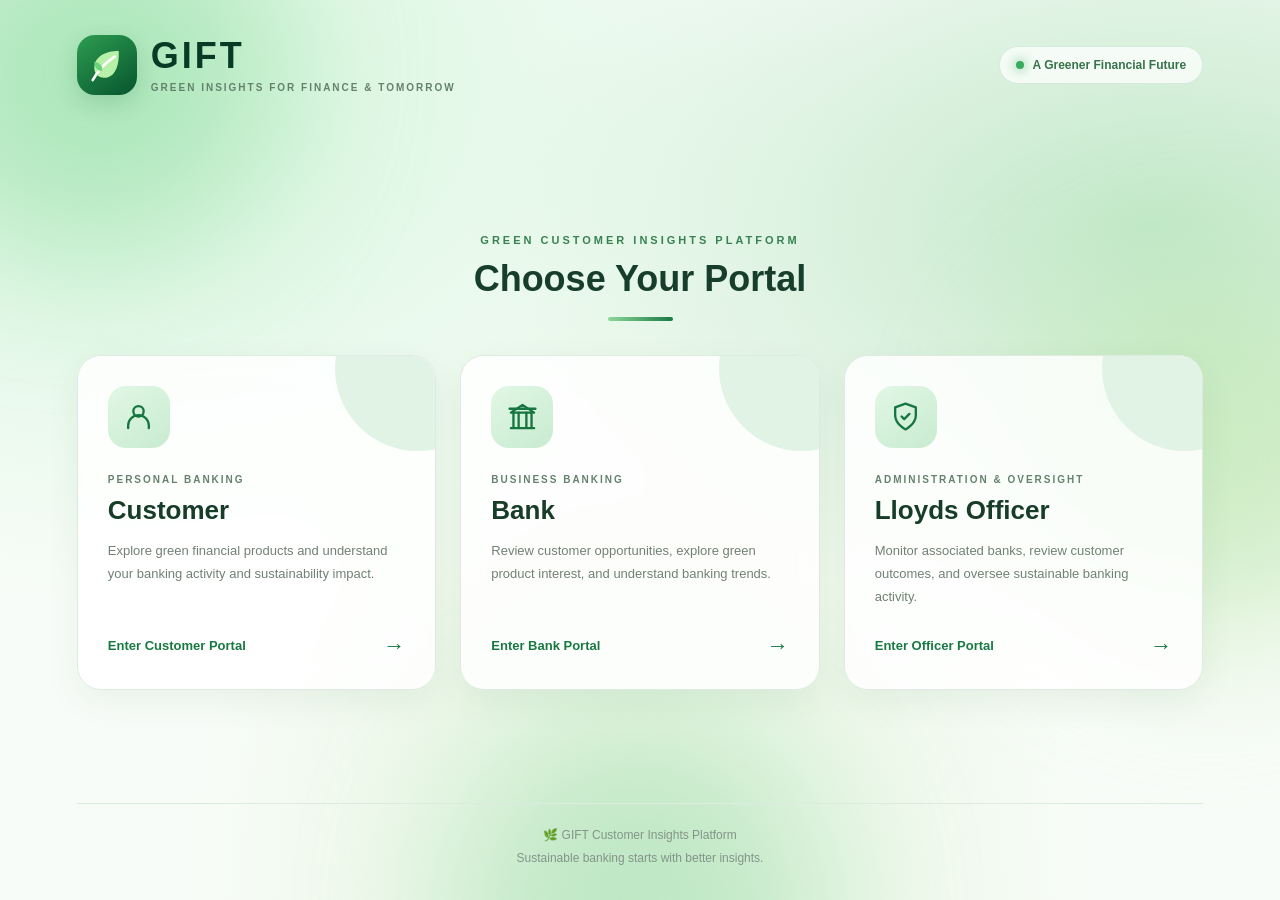
<file: frontend/index.html>
<!DOCTYPE html>

<html lang="en">

<head>

  <meta charset="UTF-8">

  <meta name="viewport" content="width=device-width, initial-scale=1.0">

  <title>GIFT | Green Customer Insights Platform</title>



  <style>

    * {

      margin: 0;

      padding: 0;

      box-sizing: border-box;

    }



    :root {

      --dark-green: #073b26;

      --green: #167743;

      --light-green: #b7f0a8;

      --text: #173d29;

    }



    body {

      min-height: 100vh;

      font-family: "Segoe UI", Arial, sans-serif;

      color: var(--text);

      background: #f4fbf5;

      overflow-x: hidden;

    }



    /* Animated background */

    .background {

      position: fixed;

      inset: 0;

      z-index: -1;

      overflow: hidden;

      background:

        radial-gradient(ellipse at 10% 10%, #d5f6dc, transparent 45%),

        radial-gradient(ellipse at 90% 25%, #c2e8c9, transparent 42%),

        radial-gradient(ellipse at 50% 100%, #e1f4d9, transparent 50%),

        #f8fcf8;

    }



    .glow {

      position: absolute;

      width: 380px;

      height: 380px;

      border-radius: 50%;

      filter: blur(75px);

      opacity: 0.5;

      animation: glowMove 12s ease-in-out infinite alternate;

    }



    .glow-one {

      top: -120px;

      left: -100px;

      background: #87d99a;

    }



    .glow-two {

      right: -120px;

      top: 30%;

      background: #b8e5a5;

      animation-delay: -4s;

    }



    .glow-three {

      bottom: -200px;

      left: 35%;

      background: #9ddbb0;

      animation-delay: -8s;

    }



    .leaf {

      position: absolute;

      top: -50px;

      color: #368d4e;

      opacity: 0.35;

      font-size: 27px;

      animation: floatLeaf linear infinite;

      user-select: none;

    }



    .leaf:nth-of-type(1) {

      left: 8%;

      animation-duration: 17s;

    }



    .leaf:nth-of-type(2) {

      left: 22%;

      animation-duration: 22s;

      animation-delay: -7s;

    }



    .leaf:nth-of-type(3) {

      left: 42%;

      animation-duration: 19s;

      animation-delay: -4s;

    }



    .leaf:nth-of-type(4) {

      left: 63%;

      animation-duration: 24s;

      animation-delay: -12s;

    }



    .leaf:nth-of-type(5) {

      left: 80%;

      animation-duration: 18s;

      animation-delay: -6s;

    }



    .leaf:nth-of-type(6) {

      left: 94%;

      animation-duration: 21s;

      animation-delay: -10s;

    }



    @keyframes floatLeaf {

      0% {

        transform: translateY(0) rotate(0deg);

      }

      100% {

        transform: translateY(115vh) rotate(360deg);

      }

    }



    @keyframes glowMove {

      from {

        transform: translate(0, 0) scale(1);

      }

      to {

        transform: translate(70px, 45px) scale(1.25);

      }

    }



    @keyframes fadeDown {

      from {

        opacity: 0;

        transform: translateY(-18px);

      }

      to {

        opacity: 1;

        transform: translateY(0);

      }

    }



    @keyframes fadeUp {

      from {

        opacity: 0;

        transform: translateY(25px);

      }

      to {

        opacity: 1;

        transform: translateY(0);

      }

    }



    /* Main layout */

    .page {

      width: 100%;

      max-width: 1400px;

      min-height: 100vh;

      margin: auto;

      padding: 35px 6% 30px;

      display: flex;

      flex-direction: column;

    }



    /* GIFT logo and branding */

    .navbar {

      display: flex;

      align-items: center;

      justify-content: space-between;

      gap: 20px;

      animation: fadeDown 0.8s ease both;

    }



    .brand {

      display: flex;

      align-items: center;

      gap: 14px;

    }



    .logo {

      width: 60px;

      height: 60px;

      display: grid;

      place-items: center;

      border-radius: 18px;

      background: linear-gradient(145deg, #2c9d50, #07542e);

      box-shadow: 0 8px 22px #176c3930;

    }



    .logo svg {

      width: 39px;

      height: 39px;

    }



    .brand-name {

      color: var(--dark-green);

      font-size: 36px;

      line-height: 1;

      letter-spacing: 3px;

      font-weight: 900;

    }



    .brand-subtitle {

      margin-top: 8px;

      color: #64816c;

      font-size: 10px;

      letter-spacing: 2px;

      font-weight: 700;

    }



    .status {

      display: flex;

      align-items: center;

      gap: 9px;

      padding: 11px 16px;

      border: 1px solid #d8eadb;

      border-radius: 30px;

      background: #ffffffb8;

      color: #37734a;

      font-size: 12px;

      font-weight: 700;

      backdrop-filter: blur(10px);

    }



    .status-dot {

      width: 8px;

      height: 8px;

      border-radius: 50%;

      background: #35ad5c;

      box-shadow: 0 0 12px #35ad5c;

      animation: pulse 2s infinite;

    }



    @keyframes pulse {

      50% {

        box-shadow: 0 0 18px 5px #35ad5c40;

      }

    }



    /* Portal selection */

    .portals {

      width: 100%;

      margin: auto 0;

      padding: 75px 0 50px;

      animation: fadeUp 1s ease both;

    }



    .section-heading {

      margin-bottom: 34px;

      text-align: center;

    }



    .section-heading .eyebrow {

      margin-bottom: 12px;

      color: #388252;

      font-size: 11px;

      font-weight: 800;

      letter-spacing: 3px;

    }



    .section-heading h2 {

      color: #173e2a;

      font-size: clamp(27px, 3vw, 36px);

      font-weight: 800;

    }



    .section-heading .underline {

      width: 65px;

      height: 4px;

      margin: 17px auto 0;

      border-radius: 10px;

      background: linear-gradient(90deg, #8dd89a, #197943);

    }



    .portal-grid {

      display: grid;

      grid-template-columns: repeat(3, minmax(0, 1fr));

      gap: 24px;

    }



    .portal-card {

      position: relative;

      min-height: 300px;

      display: flex;

      flex-direction: column;

      padding: 30px;

      overflow: hidden;

      border: 1px solid #deebe0;

      border-radius: 24px;

      background: #ffffffd9;

      color: inherit;

      text-decoration: none;

      box-shadow: 0 12px 35px #174d2410;

      backdrop-filter: blur(15px);

      transition:

        transform 0.35s ease,

        box-shadow 0.35s ease,

        border-color 0.35s ease;

    }



    .portal-card::before {

      content: "";

      position: absolute;

      width: 165px;

      height: 165px;

      top: -70px;

      right: -65px;

      border-radius: 50%;

      background: #e1f3e4;

      transition: transform 0.45s ease;

    }



    .portal-card:hover {

      transform: translateY(-9px);

      border-color: #a6dcb1;

      box-shadow: 0 24px 45px #174d2420;

    }



    .portal-card:hover::before {

      transform: scale(1.5);

    }



    .portal-icon {

      position: relative;

      z-index: 1;

      width: 62px;

      height: 62px;

      display: grid;

      place-items: center;

      margin-bottom: 26px;

      border-radius: 18px;

      background: linear-gradient(145deg, #e1f7e5, #c8ebd0);

      color: #167541;

      transition: transform 0.35s ease;

    }



    .portal-card:hover .portal-icon {

      transform: rotate(-5deg) scale(1.08);

    }



    .portal-icon svg {

      width: 31px;

      height: 31px;

    }



    .portal-label {

      position: relative;

      margin-bottom: 10px;

      color: #64826d;

      font-size: 10px;

      font-weight: 800;

      letter-spacing: 2px;

    }



    .portal-card h3 {

      position: relative;

      margin-bottom: 13px;

      color: #173d29;

      font-size: 26px;

    }



    .portal-card p {

      position: relative;

      color: #718175;

      font-size: 13px;

      line-height: 1.8;

    }



    .portal-link {

      position: relative;

      display: flex;

      align-items: center;

      justify-content: space-between;

      gap: 10px;

      margin-top: auto;

      padding-top: 24px;

      color: #197844;

      font-size: 13px;

      font-weight: 800;

    }



    .arrow {

      font-size: 22px;

      transition: transform 0.3s ease;

    }



    .portal-card:hover .arrow {

      transform: translateX(6px);

    }



    /* Footer */

    .footer {

      padding-top: 20px;

      border-top: 1px solid #dcebdd;

      text-align: center;

      color: #829587;

      font-size: 12px;

      line-height: 1.9;

    }



    .footer span {

      color: #368451;

    }



    @media (max-width: 900px) {

      .page {

        padding: 25px 5% 25px;

      }



      .portals {

        padding: 65px 0 40px;

      }



      .portal-grid {

        grid-template-columns: 1fr 1fr;

      }



      .portal-card:last-child {

        grid-column: 1 / -1;

      }

    }



    @media (max-width: 580px) {

      .page {

        padding: 20px 18px 25px;

      }



      .brand {

        gap: 10px;

      }



      .brand-name {

        font-size: 28px;

      }



      .brand-subtitle {

        max-width: 205px;

        font-size: 8px;

        letter-spacing: 1px;

        line-height: 1.5;

      }



      .logo {

        width: 48px;

        height: 48px;

        border-radius: 14px;

      }



      .status {

        display: none;

      }



      .portals {

        padding: 65px 0 35px;

      }



      .section-heading h2 {

        font-size: 27px;

      }



      .portal-grid {

        grid-template-columns: 1fr;

        gap: 17px;

      }



      .portal-card:last-child {

        grid-column: auto;

      }



      .portal-card {

        min-height: 255px;

        padding: 25px;

      }

    }



    @media (prefers-reduced-motion: reduce) {

      *,

      *::before,

      *::after {

        animation: none !important;

        transition: none !important;

      }

    }

  </style>

</head>



<body>

  <!-- Animated green background -->

  <div class="background" aria-hidden="true">

    <div class="glow glow-one"></div>

    <div class="glow glow-two"></div>

    <div class="glow glow-three"></div>



    <span class="leaf">🍃</span>

    <span class="leaf">🌿</span>

    <span class="leaf">🍃</span>

    <span class="leaf">🌱</span>

    <span class="leaf">🍃</span>

    <span class="leaf">🌿</span>

  </div>



  <main class="page">



    <!-- GIFT branding -->

    <header class="navbar">

      <div class="brand">

        <div class="logo" aria-label="GIFT leaf logo">

          <svg viewBox="0 0 48 48" fill="none" aria-hidden="true">

            <path

              d="M39 6C22 6 9 13 9 27c0 7 5 12 12 12C35 39 40 23 39 6Z"

              fill="#B7F0A8"

            />

            <path

              d="M7 42C14 29 22 21 34 13"

              stroke="#FFFFFF"

              stroke-width="3.2"

              stroke-linecap="round"

            />

            <path

              d="M19 28c-1-5-5-8-10-9 0 7 3 11 9 12"

              fill="#6BD17B"

            />

          </svg>

        </div>



        <div>

          <div class="brand-name">GIFT</div>

          <div class="brand-subtitle">

            GREEN INSIGHTS FOR FINANCE &amp; TOMORROW

          </div>

        </div>

      </div>



      <div class="status">

        <span class="status-dot"></span>

        A Greener Financial Future

      </div>

    </header>



    <!-- Role selection -->

    <section class="portals">

      <div class="section-heading">

        <p class="eyebrow">GREEN CUSTOMER INSIGHTS PLATFORM</p>

        <h2>Choose Your Portal</h2>

        <div class="underline"></div>

      </div>



      <div class="portal-grid">



        <!-- Customer -->

        <a href="customer-login.html" class="portal-card">

          <div class="portal-icon">

            <svg viewBox="0 0 24 24" fill="none"

              stroke="currentColor" stroke-width="1.8"

              stroke-linecap="round" stroke-linejoin="round">

              <circle cx="12" cy="8" r="4"></circle>

              <path d="M4 21v-2a8 8 0 0 1 16 0v2"></path>

            </svg>

          </div>



          <div class="portal-label">PERSONAL BANKING</div>

          <h3>Customer</h3>

          <p>

            Explore green financial products and understand your

            banking activity and sustainability impact.

          </p>



          <div class="portal-link">

            Enter Customer Portal

            <span class="arrow">→</span>

          </div>

        </a>



        <!-- Bank -->

        <a href="bank-login.html" class="portal-card">

          <div class="portal-icon">

            <svg viewBox="0 0 24 24" fill="none"

              stroke="currentColor" stroke-width="1.8"

              stroke-linecap="round" stroke-linejoin="round">

              <path d="M3 21h18M5 21V9m4 12V9m6 12V9m4 12V9"></path>

              <path d="M3 9h18L12 3 3 9Z"></path>

              <path d="M2 6h20"></path>

            </svg>

          </div>



          <div class="portal-label">BUSINESS BANKING</div>

          <h3>Bank</h3>

          <p>

            Review customer opportunities, explore green product

            interest, and understand banking trends.

          </p>



          <div class="portal-link">

            Enter Bank Portal

            <span class="arrow">→</span>

          </div>

        </a>



        <!-- Lloyds Officer -->

        <a href="officer-login.html" class="portal-card">

          <div class="portal-icon">

            <svg viewBox="0 0 24 24" fill="none"

              stroke="currentColor" stroke-width="1.8"

              stroke-linecap="round" stroke-linejoin="round">

              <path d="M12 22s8-4 8-11V5l-8-3-8 3v6c0 7 8 11 8 11Z"></path>

              <path d="m9 12 2 2 4-4"></path>

            </svg>

          </div>



          <div class="portal-label">ADMINISTRATION &amp; OVERSIGHT</div>

          <h3>Lloyds Officer</h3>

          <p>

            Monitor associated banks, review customer outcomes,

            and oversee sustainable banking activity.

          </p>



          <div class="portal-link">

            Enter Officer Portal

            <span class="arrow">→</span>

          </div>

        </a>



      </div>

    </section>



    <footer class="footer">

      <span>🌿</span>

      GIFT Customer Insights Platform

      <br>

      Sustainable banking starts with better insights.

    </footer>



  </main>

</body>

</html>
</file>
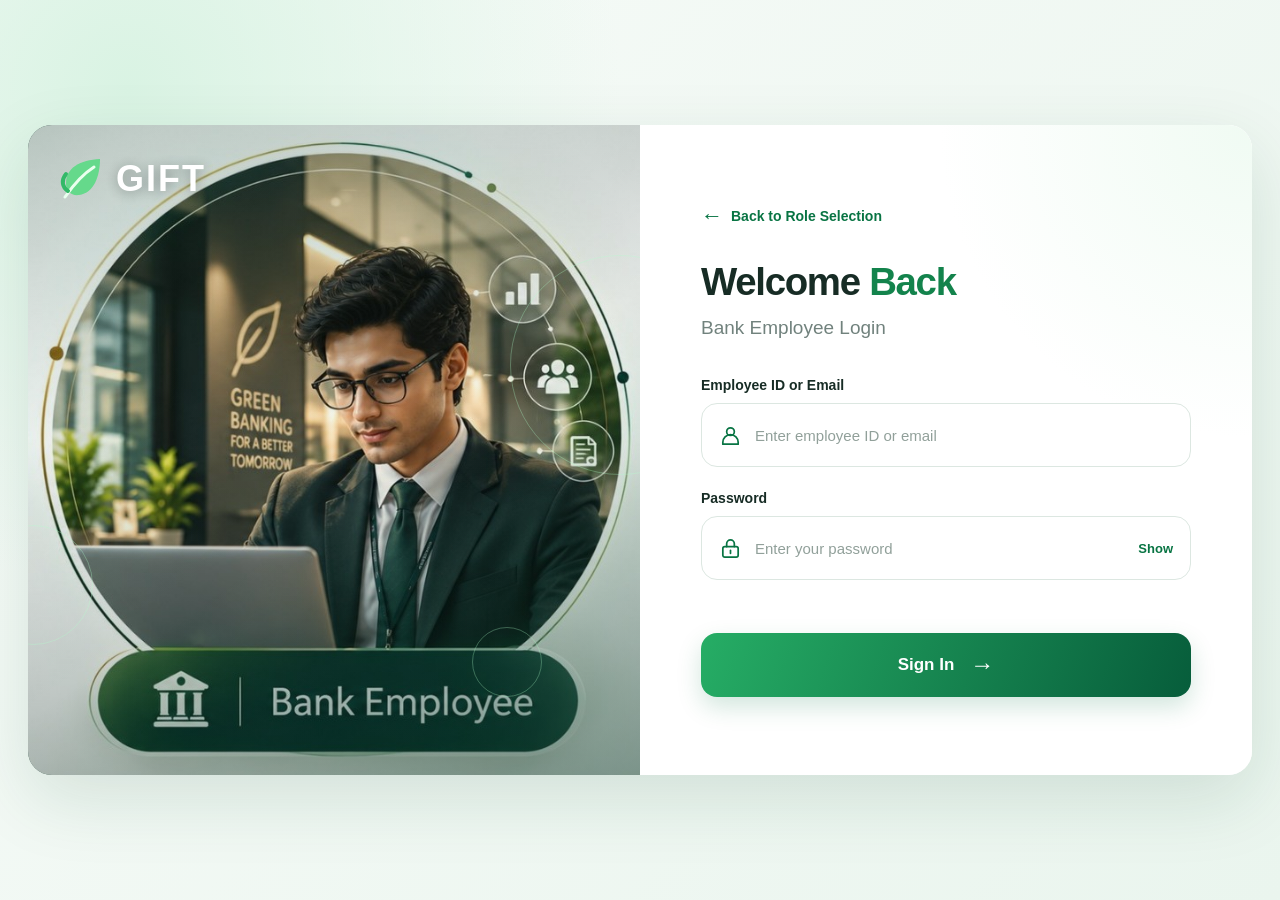
<file: frontend/bank-employee-login.html>
<!DOCTYPE html>
<html lang="en">
<head>
    <meta charset="UTF-8">
    <meta name="viewport" content="width=device-width, initial-scale=1.0">
    <title>GIFT | Bank Employee Login</title>
    <link rel="stylesheet" href="bank-employee-login.css">
</head>
<body>

    <main class="login-container">

        <!-- LEFT: GIFT BRAND AND EMPLOYEE IMAGE -->
        <section class="image-panel">

            <a class="brand" href="index.html" aria-label="GIFT home">
                <svg class="leaf-logo" viewBox="0 0 48 48"
                     xmlns="http://www.w3.org/2000/svg">
                    <path d="M42 4C22 5 8 13 8 28c0 8 5 13 13 12C36 38 42 21 42 4Z"
                          fill="#65d98b"/>
                    <path d="M7 42C16 29 25 19 36 12"
                          fill="none" stroke="#eaffef"
                          stroke-width="3" stroke-linecap="round"/>
                    <path d="M8 19C3 25 4 32 10 36"
                          fill="none" stroke="#32b968"
                          stroke-width="4" stroke-linecap="round"/>
                </svg>
                <span>GIFT</span>
            </a>

            <div class="image-overlay"></div>
            <div class="floating-circle circle-one"></div>
            <div class="floating-circle circle-two"></div>
            <div class="floating-circle circle-three"></div>

        </section>

        <!-- RIGHT: SIMPLE LOGIN FORM -->
        <section class="form-panel">

            <div class="login-form-wrapper">

                <a href="index.html" class="back-to-role">
                    <span aria-hidden="true">←</span>
                    Back to Role Selection
                </a>

                <header class="form-heading">
                    <h1>Welcome <span>Back</span></h1>
                    <p>Bank Employee Login</p>
                </header>

                <form id="loginForm" autocomplete="off">

                    <div class="input-group">
                        <label for="identifier">Employee ID or Email</label>

                        <div class="input-box">
                            <svg viewBox="0 0 24 24" aria-hidden="true">
                                <circle cx="12" cy="8" r="4"></circle>
                                <path d="M4 21v-2a8 8 0 0 1 16 0v2z"></path>
                            </svg>

                            <input
                                type="text"
                                id="identifier"
                                name="gift_employee_identifier"
                                placeholder="Enter employee ID or email"
                                autocomplete="off"
                                autocapitalize="none"
                                spellcheck="false"
                                required
                            >
                        </div>
                    </div>

                    <div class="input-group">
                        <label for="password">Password</label>

                        <div class="input-box">
                            <svg viewBox="0 0 24 24" aria-hidden="true">
                                <rect x="4" y="10" width="16"
                                      height="11" rx="2"></rect>
                                <path d="M8 10V7a4 4 0 0 1 8 0v3"></path>
                                <path d="M12 14v3"></path>
                            </svg>

                            <input
                                type="password"
                                id="password"
                                name="gift_employee_password"
                                placeholder="Enter your password"
                                autocomplete="new-password"
                                required
                            >

                            <button
                                type="button"
                                id="togglePassword"
                                class="show-password"
                                aria-label="Show password"
                            >Show</button>
                        </div>
                    </div>

                    <p id="loginMessage"
                       class="login-message"
                       role="status"
                       aria-live="polite"></p>

                    <button type="submit" id="loginButton"
                            class="login-button">
                        <span id="buttonText">Sign In</span>
                        <span class="arrow" aria-hidden="true">→</span>
                    </button>

                </form>
            </div>

        </section>
    </main>

    <script src="./js/bank-employee-login.js"></script>
</body>
</html>
</file>
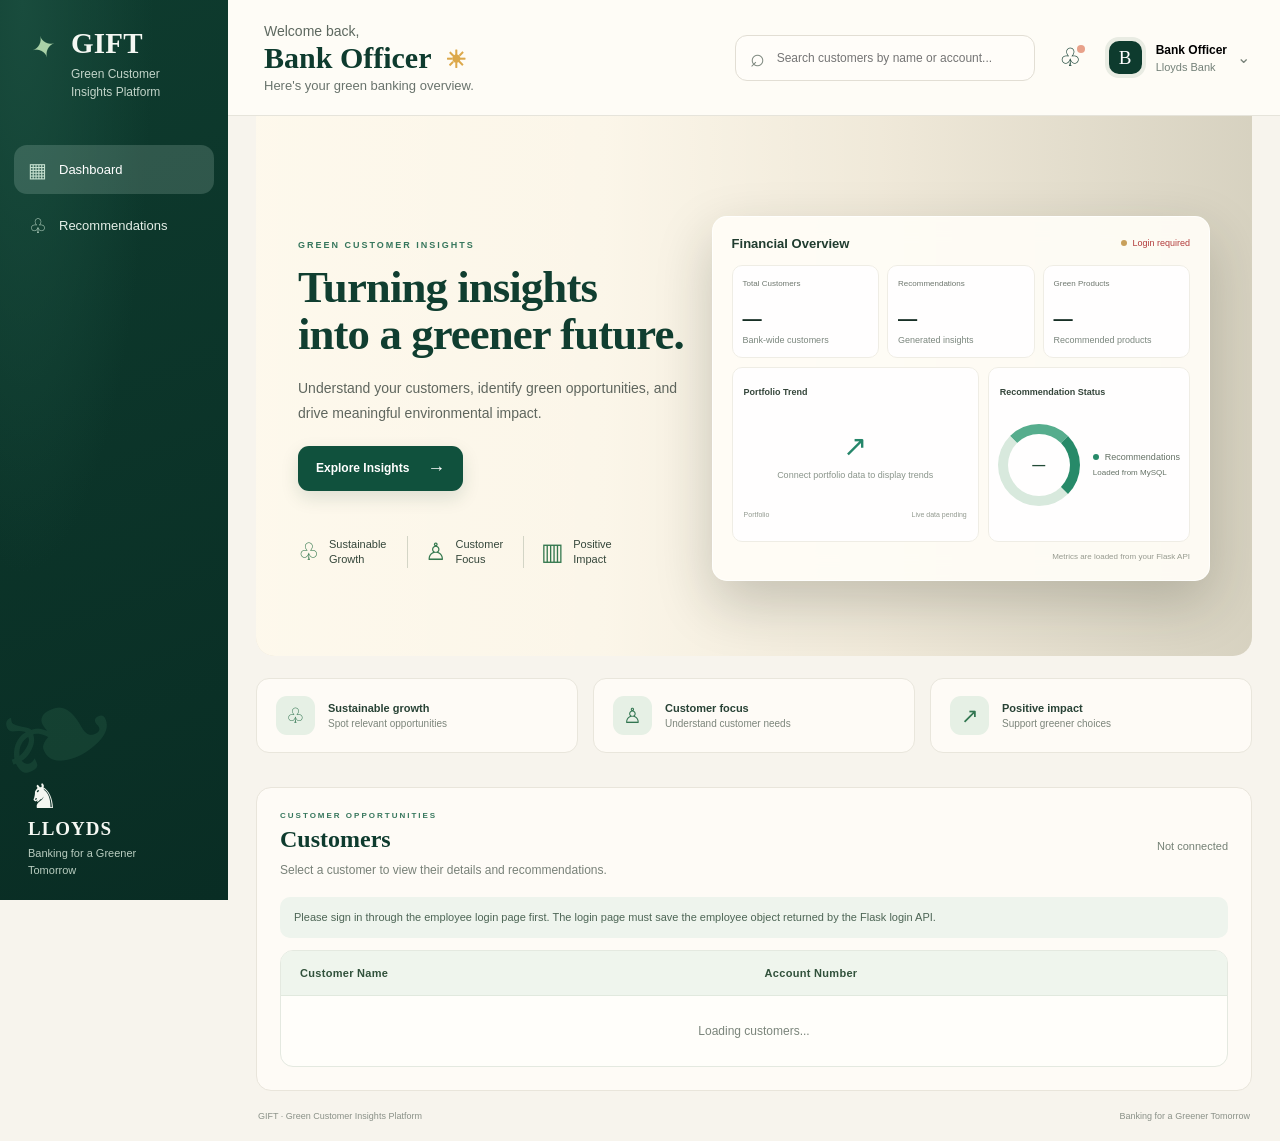
<file: frontend/employee-dashboard.html>
<!DOCTYPE html>
<html lang="en">
<head>
  <meta charset="UTF-8">
  <meta name="viewport" content="width=device-width, initial-scale=1.0">
  <meta name="theme-color" content="#0e3b2e">
  <title>GIFT | Employee Dashboard</title>
  <link rel="stylesheet" href="css/employee-dashboard.css">
</head>
<body>
  <div class="app-shell">
    <aside class="sidebar">
      <a class="brand" href="#dashboard" aria-label="GIFT home">
        <span class="brand-mark" aria-hidden="true">✦</span>
        <span><strong>GIFT</strong><small>Green Customer<br>Insights Platform</small></span>
      </a>

      <nav class="navigation" aria-label="Main navigation">
        <a class="nav-link active" href="#dashboard"><span class="nav-icon">▦</span> Dashboard</a>
        <a class="nav-link" href="#recommendations"><span class="nav-icon">♧</span> Recommendations</a>
      </nav>

      <div class="sidebar-bottom">
        <div class="leaf-decoration" aria-hidden="true">❧</div>
        <div class="lloyds-mark" aria-hidden="true">♞</div>
        <strong class="lloyds-name">LLOYDS</strong>
        <small>Banking for a Greener<br>Tomorrow</small>
      </div>
    </aside>

    <main class="main-area" id="dashboard">
      <header class="topbar">
        <div class="welcome">
          <span>Welcome back,</span>
          <h1 id="welcomeName">Bank Officer <span class="sun" aria-hidden="true">☀</span></h1>
          <p id="welcomeSubtitle">Here's your green banking overview.</p>
        </div>
        <div class="topbar-actions">
          <label class="search-box">
            <span aria-hidden="true">⌕</span>
            <input id="recommendationSearch" type="search" placeholder="Search customers by name or account..." aria-label="Search customers by name or account">
          </label>
          <button class="notification-button" type="button" aria-label="Notifications">♧<i></i></button>
          <button class="profile-button" type="button" aria-label="Bank officer profile">
            <span class="profile-avatar">B</span>
            <span class="profile-copy"><strong id="profileName">Bank Officer</strong><small id="profileBank">Lloyds Bank</small></span>
            <span class="chevron" aria-hidden="true">⌄</span>
          </button>
        </div>
      </header>

      <section class="hero" aria-labelledby="hero-title">
        <div class="hero-shade"></div>
        <div class="hero-copy">
          <span class="eyebrow">GREEN CUSTOMER INSIGHTS</span>
          <h2 id="hero-title">Turning insights<br>into a greener future.</h2>
          <p>Understand your customers, identify green opportunities, and drive meaningful environmental impact.</p>
          <a class="hero-button" href="#recommendations">Explore Insights <span aria-hidden="true">→</span></a>
          <div class="hero-highlights" aria-label="Platform focus areas">
            <div><span class="highlight-icon">♧</span><span>Sustainable<br>Growth</span></div>
            <div><span class="highlight-icon">♙</span><span>Customer<br>Focus</span></div>
            <div><span class="highlight-icon">▥</span><span>Positive<br>Impact</span></div>
          </div>
        </div>

        <div class="insight-preview" aria-label="Employee dashboard metrics">
          <div class="preview-heading"><span>Financial Overview</span><span class="live-dot"><i></i><span id="dataStatus">Connecting</span></span></div>
          <div class="preview-metrics">
            <article class="preview-metric"><span>Total Customers</span><strong id="totalCustomers">—</strong><small>Bank-wide customers</small></article>
            <article class="preview-metric"><span>Recommendations</span><strong id="totalRecommendations">—</strong><small>Generated insights</small></article>
            <article class="preview-metric"><span>Green Products</span><strong id="totalGreenProducts">—</strong><small>Recommended products</small></article>
          </div>
          <div class="preview-charts">
            <article class="chart-card">
              <strong>Portfolio Trend</strong>
              <div class="chart-placeholder">
                <span class="chart-empty-icon">↗</span>
                <span>Connect portfolio data to display trends</span>
              </div>
              <div class="chart-labels"><span>Portfolio</span><span>Live data pending</span></div>
            </article>
            <article class="chart-card distribution">
              <strong>Recommendation Status</strong>
              <div class="status-summary">
                <div class="status-ring"><span id="recommendationCountRing">—</span></div>
                <div class="status-legend"><span><i></i>Recommendations</span><small>Loaded from MySQL</small></div>
              </div>
            </article>
          </div>
          <p class="preview-note">Metrics are loaded from your Flask API</p>
        </div>
      </section>

      <section class="summary-strip" aria-label="Key focus areas">
        <article class="summary-item"><span class="summary-icon">♧</span><div><strong>Sustainable growth</strong><small>Spot relevant opportunities</small></div></article>
        <article class="summary-item"><span class="summary-icon">♙</span><div><strong>Customer focus</strong><small>Understand customer needs</small></div></article>
        <article class="summary-item"><span class="summary-icon">↗</span><div><strong>Positive impact</strong><small>Support greener choices</small></div></article>
      </section>

      <section class="recommendations-section" id="recommendations">
        <div class="section-heading">
          <div><span class="eyebrow dark-eyebrow">CUSTOMER OPPORTUNITIES</span><h2>Customers</h2><p class="section-subtitle">Select a customer to view their details and recommendations.</p></div>
          <span class="results-count" id="customerCount">Loading customers...</span>
        </div>
        <div class="recommendation-message" id="recommendationMessage" role="status">Connecting to your Flask backend...</div>
        <div class="customer-table-wrapper">
          <table class="customer-table">
            <thead><tr><th>Customer Name</th><th>Account Number</th></tr></thead>
            <tbody id="customerTableBody"><tr><td colspan="2" class="table-message">Loading customers...</td></tr></tbody>
          </table>
        </div>
        <section id="customerDetailsPanel" class="customer-details-panel" hidden aria-live="polite">
          <div class="customer-details-header">
            <div><span class="eyebrow dark-eyebrow">SELECTED CUSTOMER</span><h2 id="detailCustomerName">Customer Details</h2><p id="detailCustomerSubtitle">Customer profile and related recommendations</p></div>
            <button type="button" class="close-details-button" id="closeCustomerDetails">Close details ✕</button>
          </div>
          <div id="customerDetailsContent" class="customer-details-grid"></div>
          <div class="customer-recommendations-block"><h3>Green Recommendations</h3><div id="selectedCustomerRecommendations"></div></div>
        </section>
      </section>
      <footer class="page-footer"><span>GIFT · Green Customer Insights Platform</span><span>Banking for a Greener Tomorrow</span></footer>
    </main>
  </div>

  <script>
    /*
      GIFT employee dashboard API integration.
      Expected Flask routes:
        GET /api/employee/dashboard/<user_id>
        GET /api/employee/recommendations/<user_id>

      Your login page should store the employee object returned by
      POST /api/employee/login in sessionStorage under "employee"
      or "giftEmployee". This script also checks localStorage.
    */
    const API_BASE = "http://127.0.0.1:5000/api";

    const numberFormat = (value) => {
      const parsed = Number(value);
      return Number.isFinite(parsed) ? parsed.toLocaleString("en-IN") : "0";
    };

    function readSavedEmployee() {
      const keys = ["employee", "giftEmployee", "user", "giftUser"];
      for (const storage of [sessionStorage, localStorage]) {
        for (const key of keys) {
          const raw = storage.getItem(key);
          if (!raw) continue;
          try {
            const parsed = JSON.parse(raw);
            const employee = parsed.employee || parsed.user || parsed;
            if (employee && employee.user_id && (employee.role_id === 3 || employee.role_name || employee.role === "Employee" || employee.role === "Bank Officer" || key.toLowerCase().includes("employee"))) {
              return employee;
            }
            if (employee && employee.user_id) return employee;
          } catch (error) {
            // Ignore non-JSON session values and continue checking.
          }
        }
      }
      return null;
    }

    function setDataStatus(message, state) {
      const status = document.getElementById("dataStatus");
      status.textContent = message;
      status.dataset.state = state || "default";
    }

    function showRecommendationsMessage(message, isError = false) {
      const box = document.getElementById("recommendationMessage");
      box.textContent = message;
      box.classList.toggle("is-error", isError);
      box.hidden = false;
    }

    function safeText(value, fallback = "—") {
      if (value === null || value === undefined || value === "") return fallback;
      return String(value);
    }

    function firstAvailable(record, keys, fallback = "") {
      for (const key of keys) {
        if (record && record[key] !== null && record[key] !== undefined && String(record[key]).trim() !== "") return record[key];
      }
      return fallback;
    }

    function getCustomerKey(item) {
      return String(firstAvailable(item, ["customer_id", "customerId", "customer_ref", "customer_ref_id", "account_number", "account_no", "customer_name"], "unknown-customer"));
    }

    function getAccountNumber(item) {
      return firstAvailable(item, ["account_number", "account_no", "accountNumber", "account_num", "customer_account_number"], "Not provided by API");
    }

    let allRecommendations = [];
    let allCustomers = [];

    function buildCustomers(items) {
      const map = new Map();
      items.forEach((item) => {
        const key = getCustomerKey(item);
        if (!map.has(key)) {
          map.set(key, {
            key,
            name: firstAvailable(item, ["customer_name", "full_name", "name"], "Customer"),
            accountNumber: getAccountNumber(item),
            records: [],
            source: item
          });
        }
        const customer = map.get(key);
        customer.records.push(item);
        // Enrich the record if a later recommendation has more customer fields.
        if (customer.accountNumber === "Not provided by API") customer.accountNumber = getAccountNumber(item);
        if (customer.name === "Customer") customer.name = firstAvailable(item, ["customer_name", "full_name", "name"], "Customer");
      });
      return Array.from(map.values()).sort((a, b) => a.name.localeCompare(b.name));
    }

    function renderCustomers(items) {
      const tbody = document.getElementById("customerTableBody");
      const search = document.getElementById("recommendationSearch").value.trim().toLowerCase();
      tbody.replaceChildren();
      const filtered = items.filter((customer) => `${customer.name} ${customer.accountNumber}`.toLowerCase().includes(search));
      document.getElementById("customerCount").textContent = `${filtered.length} customer${filtered.length === 1 ? "" : "s"}`;

      if (!filtered.length) {
        const row = document.createElement("tr");
        const cell = document.createElement("td");
        cell.colSpan = 2;
        cell.className = "table-message";
        cell.textContent = items.length ? "No customers match your search." : "No customer records were returned by the recommendations API.";
        row.append(cell);
        tbody.append(row);
        return;
      }

      filtered.forEach((customer) => {
        const row = document.createElement("tr");
        row.className = "customer-row";
        row.tabIndex = 0;
        row.setAttribute("role", "button");
        row.setAttribute("aria-label", `View details for ${customer.name}`);
        const nameCell = document.createElement("td");
        const nameWrap = document.createElement("span");
        nameWrap.className = "customer-name-cell";
        nameWrap.textContent = customer.name;
        nameCell.append(nameWrap);
        const accountCell = document.createElement("td");
        accountCell.className = "account-number-cell";
        accountCell.textContent = maskAccountNumber(customer.accountNumber);
        const arrow = document.createElement("span");
        arrow.className = "row-arrow";
        arrow.textContent = "View details →";
        accountCell.append(document.createTextNode("  "), arrow);
        row.append(nameCell, accountCell);
        row.addEventListener("click", () => showCustomerDetails(customer));
        row.addEventListener("keydown", (event) => {
          if (event.key === "Enter" || event.key === " ") {
            event.preventDefault();
            showCustomerDetails(customer);
          }
        });
        tbody.append(row);
      });
    }

    function maskAccountNumber(value) {
      const raw = String(value || "");
      if (!raw || raw === "Not provided by API") return "Not available";
      const digits = raw.replace(/\s/g, "");
      if (digits.length <= 4) return `•••• ${digits}`;
      return `•••• ${digits.slice(-4)}`;
    }

    function addDetail(content, label, value) {
      const item = document.createElement("div");
      item.className = "customer-detail-item";
      const labelElement = document.createElement("span");
      labelElement.textContent = label;
      const valueElement = document.createElement("strong");
      valueElement.textContent = safeText(value, "Not available");
      item.append(labelElement, valueElement);
      content.append(item);
    }

  
  function formatPercentScore(value, scale) {
    if (value === null || value === undefined || value === "") return "Unavailable";
    const number = Number(value);
    if (!Number.isFinite(number)) return "Unavailable";
    const normalized = scale === "0-100" ? number : (number <= 1 ? number * 100 : number);
    return `${Math.max(0, Math.min(100, normalized)).toFixed(1)} / 100`;
  }

  function formatConfidence(value) {
    if (value === null || value === undefined || value === "") return "Unavailable (not supplied by the model)";
    const number = Number(value);
    if (!Number.isFinite(number)) return safeText(value, "Unavailable");
    return `${(number <= 1 ? number * 100 : number).toFixed(1)}%`;
  }

  function formatReasonCodes(value) {
    if (value === null || value === undefined || value === "") return "No supported reason codes returned";
    let reasons = value;
    if (typeof reasons === "string") {
      try { reasons = JSON.parse(reasons); } catch { return reasons; }
    }
    if (Array.isArray(reasons)) return reasons.length ? reasons.join(", ") : "No supported reason codes returned";
    if (typeof reasons === "object") return Object.entries(reasons).map(([key, val]) => `${key}: ${val}`).join("; ");
    return String(reasons);
  }

  function showCustomerDetails(customer) {
      const panel = document.getElementById("customerDetailsPanel");
      const content = document.getElementById("customerDetailsContent");
      const recommendations = document.getElementById("selectedCustomerRecommendations");
      const record = customer.source || {};
      content.replaceChildren();
      recommendations.replaceChildren();
      document.getElementById("detailCustomerName").textContent = customer.name;
      document.getElementById("detailCustomerSubtitle").textContent = `${customer.records.length} related recommendation${customer.records.length === 1 ? "" : "s"}`;

      addDetail(content, "Account number", customer.accountNumber);
      addDetail(content, "Email", firstAvailable(record, ["email", "customer_email", "email_address"]));
      addDetail(content, "Phone", firstAvailable(record, ["phone", "phone_number", "mobile", "mobile_number", "customer_phone"]));
      addDetail(content, "Customer ID", firstAvailable(record, ["customer_id", "customerId", "customer_ref", "customer_ref_id"]));
      addDetail(content, "City", firstAvailable(record, ["city", "customer_city"]));
      addDetail(content, "Customer segment", firstAvailable(record, ["segment", "customer_segment", "customer_type"]));

      if (!customer.records.length) {
        recommendations.textContent = "No recommendations are available for this customer.";
      } else {
        customer.records.forEach((item) => {
          const card = document.createElement("article");
          card.className = "selected-recommendation-card";
          const title = document.createElement("strong");
          title.textContent = safeText(item.product_name, "Green product opportunity");
          const predictionBox = document.createElement("div");
          predictionBox.className = "ai-prediction-box";
          const predictionHeading = document.createElement("strong");
          predictionHeading.className = "ai-prediction-heading";
          predictionHeading.textContent = "AI Prediction";
          const predictionText = document.createElement("p");
          predictionText.className = "ai-prediction-text";
          const prediction = item.ai_prediction && typeof item.ai_prediction === "object"
            ? item.ai_prediction
            : null;
          predictionText.textContent = prediction?.prediction
            || (prediction?.available === false ? "Prediction unavailable" : "No prediction label returned");
          predictionBox.append(predictionHeading, predictionText);

          const scoreLine = document.createElement("p");
          scoreLine.textContent = `Propensity score: ${formatPercentScore(prediction?.propensity_score, prediction?.score_scale)}`;
          const confidenceLine = document.createElement("p");
          confidenceLine.textContent = `Model confidence: ${formatConfidence(prediction?.confidence)}`;
          const reasonsLine = document.createElement("p");
          reasonsLine.textContent = `Reason codes: ${formatReasonCodes(prediction?.reason_codes)}`;
          const explanation = document.createElement("p");
          explanation.textContent = safeText(
            prediction?.explanation || item.ai_explanation,
            "No explanation is available for this recommendation."
          );
          const sourceLine = document.createElement("p");
          sourceLine.textContent = `Prediction source: ${safeText(prediction?.source, "not available")}`;
          const meta = document.createElement("div");
          meta.className = "recommendation-details";
          const status = document.createElement("span");
          status.textContent = `Status: ${safeText(item.recommendation_status, "Pending")}`;
          meta.append(status);
          card.append(title, predictionBox, scoreLine, confidenceLine, reasonsLine, explanation, sourceLine, meta);
          recommendations.append(card);
        });
      }

      panel.hidden = false;
      panel.scrollIntoView({ behavior: "smooth", block: "start" });
    }

    document.getElementById("closeCustomerDetails").addEventListener("click", () => {
      document.getElementById("customerDetailsPanel").hidden = true;
    });

    async function fetchJson(url) {
      const response = await fetch(url, { headers: { "Accept": "application/json" } });
      let body;
      try {
        body = await response.json();
      } catch (error) {
        throw new Error(`The server returned an invalid response (${response.status}).`);
      }
      if (!response.ok) {
        throw new Error(body.message || `Request failed (${response.status}).`);
      }
      return body;
    }

    async function loadEmployeeDashboard() {
      const employee = readSavedEmployee();

      if (!employee) {
        setDataStatus("Login required", "error");
        document.getElementById("totalCustomers").textContent = "—";
        document.getElementById("totalRecommendations").textContent = "—";
        document.getElementById("totalGreenProducts").textContent = "—";
        showRecommendationsMessage(
          "Please sign in through the employee login page first. The login page must save the employee object returned by the Flask login API."
        );
        document.getElementById("customerCount").textContent = "Not connected";
        return;
      }

      const userId = Number(employee.user_id);
      if (!Number.isInteger(userId) || userId <= 0) {
        setDataStatus("Invalid session", "error");
        showRecommendationsMessage("The saved employee session does not contain a valid user ID.", true);
        return;
      }

      const displayName = employee.full_name || employee.username || "Bank Officer";
      document.getElementById("welcomeName").replaceChildren(document.createTextNode(displayName + " "));
      const sun = document.createElement("span");
      sun.className = "sun";
      sun.setAttribute("aria-hidden", "true");
      sun.textContent = "☀";
      document.getElementById("welcomeName").append(sun);
      document.getElementById("profileName").textContent = displayName;
      document.getElementById("profileBank").textContent = employee.bank_name || "Lloyds Bank";

      setDataStatus("Loading...", "default");
      showRecommendationsMessage("Loading bank recommendations...");

      try {
        const [dashboardResult, recommendationResult] = await Promise.all([
          fetchJson(`${API_BASE}/employee/dashboard/${encodeURIComponent(userId)}`),
          fetchJson(`${API_BASE}/employee/recommendations/${encodeURIComponent(userId)}`)
        ]);

        if (dashboardResult.success === false) {
          throw new Error(dashboardResult.message || "Dashboard data could not be loaded.");
        }

        const dashboard = dashboardResult.dashboard || {};
        document.getElementById("totalCustomers").textContent = numberFormat(dashboard.total_customers);
        document.getElementById("totalRecommendations").textContent = numberFormat(dashboard.total_recommendations);
        document.getElementById("totalGreenProducts").textContent = numberFormat(dashboard.total_green_products);
        document.getElementById("recommendationCountRing").textContent = numberFormat(
          recommendationResult.total_recommendations ?? (recommendationResult.recommendations || []).length
        );

        const recommendations = Array.isArray(recommendationResult.recommendations)
          ? recommendationResult.recommendations
          : [];
        allRecommendations = recommendations;
        allCustomers = buildCustomers(recommendations);
        renderCustomers(allCustomers);
        setDataStatus("Live data", "success");

        if (dashboardResult.employee && dashboardResult.employee.bank_name) {
          document.getElementById("profileBank").textContent = dashboardResult.employee.bank_name;
        }
      } catch (error) {
        console.error("GIFT dashboard API error:", error);
        setDataStatus("API error", "error");
        showRecommendationsMessage(
          `${error.message} Check that Flask is running on port 5000, MySQL is connected, and the employee is authorized.`,
          true
        );
      }
    }

    document.getElementById("recommendationSearch").addEventListener("input", function () {
      renderCustomers(allCustomers);
    });

    document.querySelectorAll(".nav-link").forEach((link) => {
      link.addEventListener("click", () => {
        document.querySelectorAll(".nav-link").forEach((item) => item.classList.remove("active"));
        link.classList.add("active");
      });
    });

    loadEmployeeDashboard();
  </script>
</body>
</html>
</file>
<file: frontend/bank-employee-login.css>
* {
    margin: 0;
    padding: 0;
    box-sizing: border-box;
}

:root {
    --green: #087443;
    --dark-green: #064c32;
    --text: #172c25;
    --muted: #71827d;
}

body {
    min-height: 100vh;
    display: grid;
    place-items: center;
    padding: 28px;
    font-family: "Segoe UI", Arial, sans-serif;
    color: var(--text);
    background:
        radial-gradient(circle at 10% 10%, #d9f3e3, transparent 35%),
        linear-gradient(135deg, #f7fbf8, #eaf5ee);
}

.login-container {
    width: min(1450px, 100%);
    min-height: 650px;
    display: grid;
    grid-template-columns: 1fr 1fr;
    overflow: hidden;
    border-radius: 24px;
    background: #fff;
    box-shadow: 0 24px 70px rgba(15, 80, 49, .13);
    animation: pageEnter .7s ease both;
}

/* LEFT IMAGE */

.image-panel {
    position: relative;
    min-height: 650px;
    overflow: hidden;
    background-color: #103d2c;
    background-image:
        linear-gradient(
            180deg,
            rgba(3, 35, 22, .16),
            rgba(3, 35, 22, .02) 48%,
            rgba(3, 35, 22, .30)
        ),
        url("images/bank-employee.jpeg");
    background-size: cover;
    background-position: center;
}

.brand {
    position: absolute;
    top: 30px;
    left: 30px;
    z-index: 3;
    display: flex;
    align-items: center;
    gap: 10px;
    color: #fff;
    font-size: 36px;
    font-weight: 800;
    letter-spacing: 2px;
    text-decoration: none;
    text-shadow: 0 2px 12px rgba(0, 0, 0, .3);
}

.leaf-logo {
    width: 48px;
    height: 48px;
}

.image-overlay {
    position: absolute;
    inset: 0;
    pointer-events: none;
    background: linear-gradient(
        145deg,
        rgba(4, 77, 45, .12),
        transparent 55%,
        rgba(2, 61, 37, .30)
    );
}

.floating-circle {
    position: absolute;
    z-index: 1;
    border: 1px solid rgba(175, 255, 203, .3);
    border-radius: 50%;
    pointer-events: none;
    animation: float 7s ease-in-out infinite;
}

.circle-one {
    width: 220px;
    height: 220px;
    right: -90px;
    top: 20%;
}

.circle-two {
    width: 120px;
    height: 120px;
    left: -55px;
    bottom: 20%;
    animation-delay: -2s;
}

.circle-three {
    width: 70px;
    height: 70px;
    right: 16%;
    bottom: 12%;
    animation-delay: -4s;
}

/* RIGHT LOGIN PANEL */

.form-panel {
    display: flex;
    align-items: center;
    justify-content: center;
    padding: 48px;
    background:
        radial-gradient(circle at 100% 0%, #f0fbf3, transparent 35%),
        #fff;
}

.login-form-wrapper {
    width: 100%;
    max-width: 490px;
    animation: formEnter .8s .1s ease both;
}

.back-to-role {
    display: inline-flex;
    align-items: center;
    gap: 8px;
    margin-bottom: 30px;
    color: var(--green);
    font-size: 14px;
    font-weight: 600;
    text-decoration: none;
    transition: color .2s, transform .2s;
}

.back-to-role span {
    font-size: 22px;
}

.back-to-role:hover {
    color: var(--dark-green);
    transform: translateX(-3px);
}

.form-heading {
    margin-bottom: 38px;
}

.form-heading h1 {
    font-size: clamp(32px, 3vw, 46px);
    line-height: 1.2;
    letter-spacing: -1.3px;
    font-weight: 750;
}

.form-heading h1 span {
    color: #13834c;
}

.form-heading p {
    margin-top: 12px;
    color: var(--muted);
    font-size: 19px;
}

.input-group {
    margin-bottom: 23px;
}

.input-group label {
    display: block;
    margin-bottom: 10px;
    font-size: 14px;
    font-weight: 650;
}

.input-box {
    height: 64px;
    display: flex;
    align-items: center;
    gap: 13px;
    padding: 0 17px;
    border: 1.5px solid #dce7e1;
    border-radius: 16px;
    background: rgba(255, 255, 255, .92);
    transition: border-color .25s, box-shadow .25s, transform .25s;
}

.input-box:focus-within {
    border-color: #36b879;
    box-shadow: 0 0 0 4px rgba(54, 184, 121, .12);
    transform: translateY(-2px);
}

.input-box svg {
    width: 23px;
    height: 23px;
    flex-shrink: 0;
    fill: none;
    stroke: var(--green);
    stroke-width: 1.8;
    stroke-linecap: round;
    stroke-linejoin: round;
}

.input-box input {
    width: 100%;
    min-width: 0;
    height: 100%;
    border: none;
    outline: none;
    background: transparent;
    color: var(--text);
    font-size: 15px;
}

.input-box input::placeholder {
    color: #91a09a;
}

.show-password {
    flex-shrink: 0;
    border: none;
    background: transparent;
    color: var(--green);
    font-size: 13px;
    font-weight: 700;
    cursor: pointer;
}

.show-password:hover {
    color: #16a05b;
}

.login-message {
    min-height: 20px;
    margin: 0 0 10px;
    color: #c62828;
    font-size: 13px;
    line-height: 1.5;
}

.login-button {
    width: 100%;
    min-height: 64px;
    display: flex;
    justify-content: center;
    align-items: center;
    gap: 16px;
    border: none;
    border-radius: 16px;
    color: white;
    background: linear-gradient(110deg, #26ad65, #075d3b);
    box-shadow: 0 10px 24px rgba(8, 116, 67, .18);
    font-size: 17px;
    font-weight: 700;
    cursor: pointer;
    transition: transform .25s, box-shadow .25s, filter .25s;
}

.login-button:hover {
    transform: translateY(-3px);
    box-shadow: 0 15px 30px rgba(8, 116, 67, .27);
    filter: brightness(1.05);
}

.login-button:active {
    transform: scale(.98);
}

.login-button:disabled {
    opacity: .7;
    cursor: wait;
    transform: none;
}

.arrow {
    font-size: 24px;
    transition: transform .25s;
}

.login-button:hover .arrow {
    transform: translateX(5px);
}

/* ANIMATIONS */

@keyframes pageEnter {
    from {
        opacity: 0;
        transform: translateY(16px);
    }
    to {
        opacity: 1;
        transform: translateY(0);
    }
}

@keyframes formEnter {
    from {
        opacity: 0;
        transform: translateX(18px);
    }
    to {
        opacity: 1;
        transform: translateX(0);
    }
}

@keyframes float {
    0%, 100% {
        transform: translateY(0) rotate(0deg);
    }
    50% {
        transform: translateY(-18px) rotate(8deg);
    }
}

/* MOBILE */

@media (max-width: 850px) {
    body {
        padding: 16px;
    }

    .login-container {
        grid-template-columns: 1fr;
        max-width: 540px;
        min-height: auto;
    }

    .image-panel {
        min-height: 190px;
        background-position: center 35%;
    }

    .brand {
        top: 20px;
        left: 22px;
        font-size: 29px;
    }

    .leaf-logo {
        width: 39px;
        height: 39px;
    }

    .form-panel {
        padding: 30px 24px;
    }

    .form-heading {
        margin-bottom: 28px;
    }

    .form-heading h1 {
        font-size: 34px;
    }

    .form-heading p {
        font-size: 16px;
    }
}

@media (max-width: 420px) {
    body {
        padding: 10px;
    }

    .image-panel {
        min-height: 150px;
    }

    .form-panel {
        padding: 25px 17px;
    }

    .input-box {
        height: 58px;
        padding: 0 12px;
    }

    .login-button {
        min-height: 58px;
    }
}

@media (prefers-reduced-motion: reduce) {
    *, *::before, *::after {
        animation: none !important;
        transition: none !important;
    }
}
</file>
<file: frontend/css/employee-dashboard.css>
/* GIFT — Green Customer Insights Platform */
:root {
  --forest: #0e3b2e;
  --forest-deep: #092d24;
  --green: #176b50;
  --teal: #2a9d8f;
  --cream: #f7f4ed;
  --ink: #1e3029;
  --muted: #738078;
  --line: #e9e5db;
  --shadow: 0 12px 34px rgba(33, 52, 42, .08);
}
* { box-sizing: border-box; }
html { scroll-behavior: smooth; }
body { margin: 0; background: var(--cream); color: var(--ink); font-family: Inter, "Segoe UI", Arial, sans-serif; -webkit-font-smoothing: antialiased; }
a { color: inherit; text-decoration: none; }
button, input { font: inherit; }
button, a { -webkit-tap-highlight-color: transparent; }
.app-shell { min-height: 100vh; display: grid; grid-template-columns: 228px minmax(0, 1fr); }
.sidebar { position: sticky; top: 0; height: 100vh; min-height: 650px; padding: 28px 14px 22px; display: flex; flex-direction: column; overflow: hidden; color: #f5f8f3; background: radial-gradient(ellipse at 10% 0%, #194c3d 0%, transparent 45%), linear-gradient(160deg, var(--forest), var(--forest-deep)); }
.brand { display: flex; align-items: flex-start; gap: 11px; padding: 0 12px; }
.brand-mark { display: grid; place-items: center; width: 34px; height: 38px; color: #a9d1a7; font-size: 30px; transform: rotate(-18deg); }
.brand strong { display: block; font-family: Georgia, serif; font-size: 29px; letter-spacing: .2px; line-height: 1.05; }
.brand small { display: block; margin-top: 8px; color: #c2d4c9; font-size: 12px; line-height: 1.45; }
.navigation { display: grid; gap: 7px; margin-top: 44px; }
.nav-link { display: flex; align-items: center; gap: 12px; min-height: 49px; padding: 0 14px; border-radius: 13px; color: #e4eee7; font-size: 13px; transition: background .22s ease, transform .22s ease; }
.nav-link:hover { background: rgba(255,255,255,.10); transform: translateX(3px); }
.nav-link.active { background: rgba(220, 240, 228, .17); color: #fff; }
.nav-icon { width: 19px; font-size: 20px; text-align: center; color: #c4dfce; }
.sidebar-bottom { position: relative; margin-top: auto; padding: 18px 14px 0; display: flex; flex-direction: column; align-items: flex-start; }
.leaf-decoration { position: absolute; bottom: 55px; left: -20px; color: rgba(73, 151, 111, .16); font-size: 150px; transform: rotate(-20deg); pointer-events: none; }
.lloyds-mark { position: relative; color: #f4f7f1; font-size: 34px; line-height: 1; }
.lloyds-name { position: relative; margin-top: 5px; font-family: Georgia, serif; font-size: 19px; letter-spacing: 1px; }
.sidebar-bottom small { position: relative; margin-top: 5px; color: #b9cdc0; font-size: 11px; line-height: 1.5; }
.main-area { min-width: 0; padding: 0 28px 20px; }
.topbar { min-height: 116px; margin: 0 -28px; padding: 20px 30px 20px 36px; display: flex; align-items: center; justify-content: space-between; gap: 24px; background: rgba(255,253,248,.91); border-bottom: 1px solid rgba(221, 218, 208, .7); }
.welcome > span { color: #5d685f; font-size: 14px; }
.welcome h1 { margin: 1px 0 3px; color: var(--forest); font-family: Georgia, "Times New Roman", serif; font-size: 30px; line-height: 1.12; }
.welcome p { margin: 0; color: #69736c; font-size: 13px; }
.sun { display: inline-block; margin-left: 7px; color: #dca84a; font-family: Arial, sans-serif; font-size: 24px; animation: sunGlow 4s ease-in-out infinite; }
.topbar-actions { display: flex; align-items: center; gap: 18px; }
.search-box { display: flex; align-items: center; gap: 10px; width: min(300px, 28vw); min-height: 46px; padding: 0 14px; border: 1px solid #e2ded4; border-radius: 12px; background: #fffdf9; color: #7e887f; }
.search-box > span { font-size: 25px; line-height: 1; }
.search-box input { width: 100%; min-width: 0; border: 0; outline: 0; background: transparent; color: var(--ink); font-size: 12px; }
.notification-button { position: relative; border: 0; background: transparent; color: var(--forest); font-size: 25px; cursor: pointer; }
.notification-button i { position: absolute; top: 3px; right: 2px; width: 8px; height: 8px; border-radius: 50%; background: #e8a18a; }
.profile-button { display: flex; align-items: center; gap: 10px; padding: 0; border: 0; background: transparent; text-align: left; cursor: pointer; }
.profile-avatar { display: grid; place-items: center; width: 41px; height: 41px; border: 4px solid #e9ece3; border-radius: 14px; background: var(--forest); color: white; font-family: Georgia, serif; font-size: 19px; }
.profile-copy strong, .profile-copy small { display: block; white-space: nowrap; }
.profile-copy strong { font-size: 12px; font-weight: 650; }
.profile-copy small { margin-top: 4px; color: var(--muted); font-size: 11px; }
.chevron { color: #778178; }
.hero { position: relative; isolation: isolate; min-height: 540px; padding: 54px 42px 30px; display: grid; grid-template-columns: minmax(300px, .88fr) minmax(390px, 1.12fr); align-items: center; gap: 22px; overflow: hidden; border-radius: 0 0 19px 19px; background: #e8e0ce url("https://images.unsplash.com/photo-1497366754035-f200968a6e72?auto=format&fit=crop&w=2000&q=85") center/cover no-repeat; animation: fadeUp .7s ease both; }
.hero-shade { position: absolute; z-index: -1; inset: 0; background: linear-gradient(90deg, rgba(255,250,238,.94) 0%, rgba(255,250,238,.84) 35%, rgba(255,250,238,.36) 62%, rgba(15,44,32,.08) 100%); }
.hero-copy { max-width: 440px; padding: 12px 0 0; animation: fadeUp .8s .08s ease both; }
.eyebrow { display: block; margin-bottom: 14px; color: #36765c; font-size: 9px; font-weight: 800; letter-spacing: 2px; }
.hero-copy h2 { margin: 0 0 17px; color: #103e30; font-family: Georgia, "Times New Roman", serif; font-size: clamp(34px, 3.5vw, 49px); font-weight: 700; line-height: 1.06; letter-spacing: -.9px; }
.hero-copy > p { max-width: 380px; margin: 0 0 20px; color: #5f665e; font-size: 14px; line-height: 1.8; }
.hero-button { display: inline-flex; align-items: center; gap: 18px; min-height: 45px; padding: 0 18px; border-radius: 11px; background: #10513d; color: white; font-size: 12px; font-weight: 700; box-shadow: 0 7px 18px rgba(12, 61, 44, .13); transition: transform .2s ease, background .2s ease, box-shadow .2s ease; }
.hero-button:hover { transform: translateY(-3px); background: #0a3a2b; box-shadow: 0 11px 24px rgba(12, 61, 44, .2); }
.hero-button span { font-size: 18px; transition: transform .2s ease; }
.hero-button:hover span { transform: translateX(4px); }
.hero-highlights { display: flex; gap: 20px; margin-top: 45px; }
.hero-highlights > div { display: flex; align-items: center; gap: 9px; color: #34463a; font-size: 11px; line-height: 1.35; }
.hero-highlights > div + div { padding-left: 17px; border-left: 1px solid rgba(76, 98, 78, .23); }
.highlight-icon { color: #34784e; font-size: 24px; }
.insight-preview { align-self: center; width: 100%; max-width: 570px; justify-self: end; padding: 19px; border: 1px solid rgba(255,255,255,.75); border-radius: 15px; background: rgba(255,253,247,.93); box-shadow: 0 22px 55px rgba(32, 37, 25, .22); backdrop-filter: blur(12px); animation: previewFloat 7s ease-in-out infinite; }
.preview-heading { display: flex; align-items: center; justify-content: space-between; gap: 12px; margin-bottom: 14px; color: #203c2f; font-size: 13px; font-weight: 750; }
.live-dot { display: inline-flex; align-items: center; gap: 5px; color: #849187; font-size: 9px; font-weight: 500; }
.live-dot i { width: 6px; height: 6px; border-radius: 50%; background: #c8a05b; }
.live-dot [data-state="success"] { color: #16805b; }
.live-dot [data-state="error"] { color: #b23b3b; }
.preview-metrics { display: grid; grid-template-columns: repeat(3, minmax(0,1fr)); gap: 8px; }
.preview-metric { min-width: 0; padding: 12px 10px; border: 1px solid #efede5; border-radius: 10px; background: rgba(255,255,255,.88); }
.preview-metric span, .preview-metric strong, .preview-metric small { display: block; }
.preview-metric span { min-height: 25px; color: #6e776e; font-size: 8px; line-height: 1.4; }
.preview-metric strong { margin: 5px 0; color: #172f25; font-size: clamp(14px, 1.5vw, 20px); letter-spacing: -.4px; overflow-wrap: anywhere; }
.preview-metric small { color: #7b877e; font-size: 9px; }
.preview-charts { display: grid; grid-template-columns: 1.1fr .9fr; gap: 9px; margin-top: 9px; }
.chart-card { min-width: 0; padding: 13px 11px 10px; border: 1px solid #efede5; border-radius: 10px; background: rgba(255,255,255,.88); }
.chart-card > strong { color: #35463b; font-size: 9px; }
.chart-placeholder { min-height: 112px; display: flex; flex-direction: column; align-items: center; justify-content: center; gap: 7px; color: #8a958b; text-align: center; font-size: 9px; }
.chart-empty-icon { color: #25866a; font-size: 29px; }
.chart-labels { display: flex; justify-content: space-between; color: #92998f; font-size: 7px; }
.status-summary { min-height: 132px; display: flex; align-items: center; justify-content: center; gap: 13px; }
.status-ring { display: grid; place-items: center; width: 82px; height: 82px; flex: 0 0 82px; border: 10px solid #d8e9dd; border-right-color: #278a69; border-top-color: #56ad8d; border-radius: 50%; color: #234b37; font-size: 13px; font-weight: 800; }
.status-legend { display: grid; gap: 6px; color: #657266; font-size: 9px; }
.status-legend > span { display: flex; align-items: center; gap: 6px; }
.status-legend i { width: 6px; height: 6px; border-radius: 50%; background: #278a69; }
.status-legend small { font-size: 8px; }
.preview-note { margin: 10px 0 0; color: #969a8f; font-size: 8px; text-align: right; }
.summary-strip { display: grid; grid-template-columns: repeat(3, minmax(0,1fr)); gap: 15px; margin: 22px 0 34px; }
.summary-item { display: flex; align-items: center; gap: 13px; padding: 17px 19px; border: 1px solid #e9e6dc; border-radius: 13px; background: rgba(255,253,248,.84); transition: transform .22s ease, box-shadow .22s ease; }
.summary-item:hover { transform: translateY(-3px); box-shadow: var(--shadow); }
.summary-icon { display: grid; place-items: center; width: 39px; height: 39px; flex: 0 0 39px; border-radius: 11px; background: #e6f0e5; color: #317550; font-size: 21px; }
.summary-item strong, .summary-item small { display: block; }
.summary-item strong { color: #284235; font-size: 11px; }
.summary-item small { margin-top: 4px; color: #7c857b; font-size: 10px; }
.recommendations-section { padding: 23px; border: 1px solid #e9e5db; border-radius: 15px; background: rgba(255,253,248,.85); }
.section-heading { display: flex; align-items: center; justify-content: space-between; gap: 15px; margin-bottom: 17px; }
.section-heading h2 { margin: 0; color: var(--forest); font-family: Georgia, serif; font-size: 24px; }
.dark-eyebrow { margin-bottom: 6px; font-size: 8px; }
.results-count { color: #748075; font-size: 11px; }
.recommendation-message { margin-bottom: 12px; padding: 12px 14px; border-radius: 10px; background: #eef4ed; color: #4d6555; font-size: 11px; line-height: 1.5; }
.recommendation-message[hidden] { display: none; }
.recommendation-message.is-error { background: #fff0ed; color: #9c3f35; }
.recommendation-list { display: grid; gap: 10px; }
.recommendation-card { display: flex; align-items: flex-start; gap: 14px; padding: 16px; border: 1px solid #e7e9df; border-radius: 12px; background: #fffefa; transition: border-color .2s ease, transform .2s ease; }
.recommendation-card:hover { transform: translateY(-2px); border-color: #9dc7ad; }
.recommendation-symbol { display: grid; place-items: center; width: 42px; height: 42px; flex: 0 0 42px; border-radius: 12px; background: #e6f1e7; color: #28724e; font-size: 23px; }
.recommendation-copy { min-width: 0; flex: 1; }
.recommendation-copy strong { color: #294437; font-size: 12px; }
.recommendation-copy p { margin: 5px 0 0; color: #788178; font-size: 11px; line-height: 1.5; overflow-wrap: anywhere; }
.recommendation-details { display: flex; flex-wrap: wrap; gap: 8px; margin-top: 10px; }
.recommendation-details span { padding: 5px 8px; border-radius: 99px; background: #eef3ec; color: #4c6955; font-size: 9px; }
.more-results-note { color: #778277; font-size: 10px; }
.page-footer { display: flex; justify-content: space-between; gap: 12px; padding: 20px 2px 0; color: #8a9188; font-size: 9px; }
@keyframes fadeUp { from { opacity: 0; transform: translateY(14px); } to { opacity: 1; transform: translateY(0); } }
@keyframes previewFloat { 0%, 100% { transform: translateY(0); } 50% { transform: translateY(-4px); } }
@keyframes sunGlow { 0%, 100% { transform: rotate(0); } 50% { transform: rotate(18deg); } }
@media (max-width: 1180px) {
  .app-shell { grid-template-columns: 205px minmax(0,1fr); }
  .main-area { padding-right: 20px; padding-left: 20px; }
  .topbar { margin-right: -20px; margin-left: -20px; padding-right: 22px; padding-left: 25px; }
  .hero { grid-template-columns: minmax(270px,.85fr) minmax(330px,1.15fr); padding-right: 25px; padding-left: 25px; }
  .hero-highlights { gap: 11px; }
  .hero-highlights > div + div { padding-left: 10px; }
  .insight-preview { padding: 13px; }
}
@media (max-width: 900px) {
  .topbar { align-items: flex-start; flex-direction: column; padding-top: 18px; padding-bottom: 18px; }
  .topbar-actions { width: 100%; justify-content: space-between; }
  .search-box { width: min(360px, 55vw); }
  .hero { grid-template-columns: 1fr; gap: 28px; padding: 35px 28px; }
  .hero-copy { max-width: 570px; }
  .hero-highlights { margin-top: 28px; }
  .insight-preview { justify-self: start; max-width: 600px; }
  .summary-strip { gap: 9px; }
  .summary-item { padding: 13px 11px; }
}
@media (max-width: 650px) {
  .app-shell { display: block; }
  .sidebar { position: relative; height: auto; min-height: 0; padding: 17px; }
  .brand { align-items: center; }
  .brand strong { font-size: 24px; }
  .navigation { display: flex; gap: 8px; margin-top: 20px; }
  .nav-link { flex: 1; min-height: 43px; padding: 0 10px; font-size: 12px; }
  .sidebar-bottom { display: none; }
  .main-area { padding: 0 13px 17px; }
  .topbar { gap: 15px; margin: 0 -13px; padding: 19px 16px; }
  .welcome h1 { font-size: 27px; }
  .topbar-actions { flex-wrap: wrap; gap: 12px; }
  .search-box { order: 3; width: 100%; }
  .profile-copy { display: none; }
  .profile-button { margin-left: auto; }
  .hero { min-height: 0; padding: 29px 20px 21px; border-radius: 0 0 15px 15px; background-position: center; }
  .hero-shade { background: rgba(255,250,238,.84); }
  .hero-copy h2 { font-size: 36px; }
  .hero-copy > p { font-size: 13px; }
  .hero-highlights { gap: 9px; }
  .hero-highlights > div { gap: 5px; font-size: 9px; }
  .hero-highlights > div + div { padding-left: 8px; }
  .highlight-icon { font-size: 19px; }
  .insight-preview { padding: 10px; }
  .preview-metrics { gap: 5px; }
  .preview-metric { padding: 9px 7px; }
  .preview-metric span { font-size: 7px; }
  .preview-metric strong { font-size: 13px; }
  .preview-charts { grid-template-columns: 1fr; }
  .summary-strip { grid-template-columns: 1fr; margin: 15px 0 23px; }
  .summary-item { padding: 12px; }
  .recommendations-section { padding: 16px; }
  .section-heading h2 { font-size: 22px; }
  .recommendation-card { padding: 12px; }
  .page-footer { flex-direction: column; }
}
@media (prefers-reduced-motion: reduce) {
  *, *::before, *::after { scroll-behavior: auto !important; animation-duration: .01ms !important; animation-iteration-count: 1 !important; transition-duration: .01ms !important; }
}

/* Customer table and selected-customer details */
.section-subtitle { margin: 8px 0 0; color: #788178; font-size: 12px; line-height: 1.6; }
.customer-table-wrapper { width: 100%; overflow-x: auto; border: 1px solid #e4e9e0; border-radius: 13px; background: #fffefa; }
.customer-table { width: 100%; border-collapse: collapse; text-align: left; }
.customer-table th { padding: 16px 19px; background: #eff5ed; color: #31513b; font-size: 11px; font-weight: 800; letter-spacing: .3px; border-bottom: 1px solid #e1e9de; }
.customer-table td { padding: 16px 19px; color: #35443a; font-size: 12px; border-bottom: 1px solid #edf0ea; }
.customer-table tbody tr:last-child td { border-bottom: 0; }
.customer-row { cursor: pointer; transition: background .18s ease; outline: none; }
.customer-row:hover, .customer-row:focus { background: #f2f8f0; }
.customer-row:focus-visible { box-shadow: inset 0 0 0 2px #4b8558; }
.customer-name-cell { font-weight: 750; color: #294437; }
.account-number-cell { color: #667469 !important; font-variant-numeric: tabular-nums; }
.row-arrow { margin-left: 12px; color: #43805a; font-size: 10px; white-space: nowrap; }
.table-message { padding: 28px !important; color: #7b857b !important; text-align: center; }
.customer-details-panel { margin-top: 20px; padding: 23px; border: 1px solid #e1e9de; border-radius: 15px; background: #fffefa; box-shadow: 0 12px 32px rgba(33, 52, 42, .06); animation: fadeUp .3s ease both; scroll-margin-top: 20px; }
.customer-details-panel[hidden] { display: none !important; }
.customer-details-header { display: flex; align-items: center; justify-content: space-between; gap: 15px; margin-bottom: 20px; }
.customer-details-header h2 { margin: 0; color: var(--forest); font-family: Georgia, serif; font-size: 23px; }
.customer-details-header p { margin: 7px 0 0; color: #788178; font-size: 11px; }
.close-details-button { flex-shrink: 0; padding: 9px 12px; border: 1px solid #dce6d9; border-radius: 9px; background: #f4f8f2; color: #345640; font-size: 11px; cursor: pointer; }
.close-details-button:hover { background: #e8f2e5; }
.customer-details-grid { display: grid; grid-template-columns: repeat(3, minmax(0, 1fr)); gap: 11px; }
.customer-detail-item { min-width: 0; padding: 14px; border: 1px solid #e9eee6; border-radius: 10px; background: #f7faf5; overflow-wrap: anywhere; }
.customer-detail-item span { display: block; margin-bottom: 8px; color: #778477; font-size: 10px; }
.customer-detail-item strong { color: #294437; font-size: 12px; font-weight: 700; }
.customer-recommendations-block { margin-top: 22px; }
.customer-recommendations-block h3 { margin: 0 0 12px; color: #294437; font-size: 14px; }
.selected-recommendation-card { padding: 15px; margin-bottom: 10px; border: 1px solid #e5eade; border-radius: 11px; background: #fff; }
.selected-recommendation-card > strong { color: #294437; font-size: 12px; }
.selected-recommendation-card > p { margin: 8px 0 0; color: #768176; font-size: 11px; line-height: 1.6; }
@media (max-width: 760px) { .customer-details-grid { grid-template-columns: repeat(2, minmax(0, 1fr)); } .row-arrow { display: block; margin: 5px 0 0; } }
@media (max-width: 520px) { .customer-details-grid { grid-template-columns: 1fr; } .customer-details-panel { padding: 16px; } .customer-details-header { align-items: flex-start; } .close-details-button { font-size: 10px; } .customer-table th, .customer-table td { padding: 13px 11px; } }

.ai-prediction-box { margin-top: 12px; padding: 13px 14px; border: 1px solid #dce9d8; border-left: 4px solid #56815b; border-radius: 9px; background: #f3f8f0; }
.ai-prediction-heading { display: block; color: #31563b; font-size: 11px; letter-spacing: .04em; text-transform: uppercase; }
.ai-prediction-text { margin: 6px 0 0 !important; color: #344b38 !important; font-size: 12px !important; line-height: 1.55 !important; }
</file>
